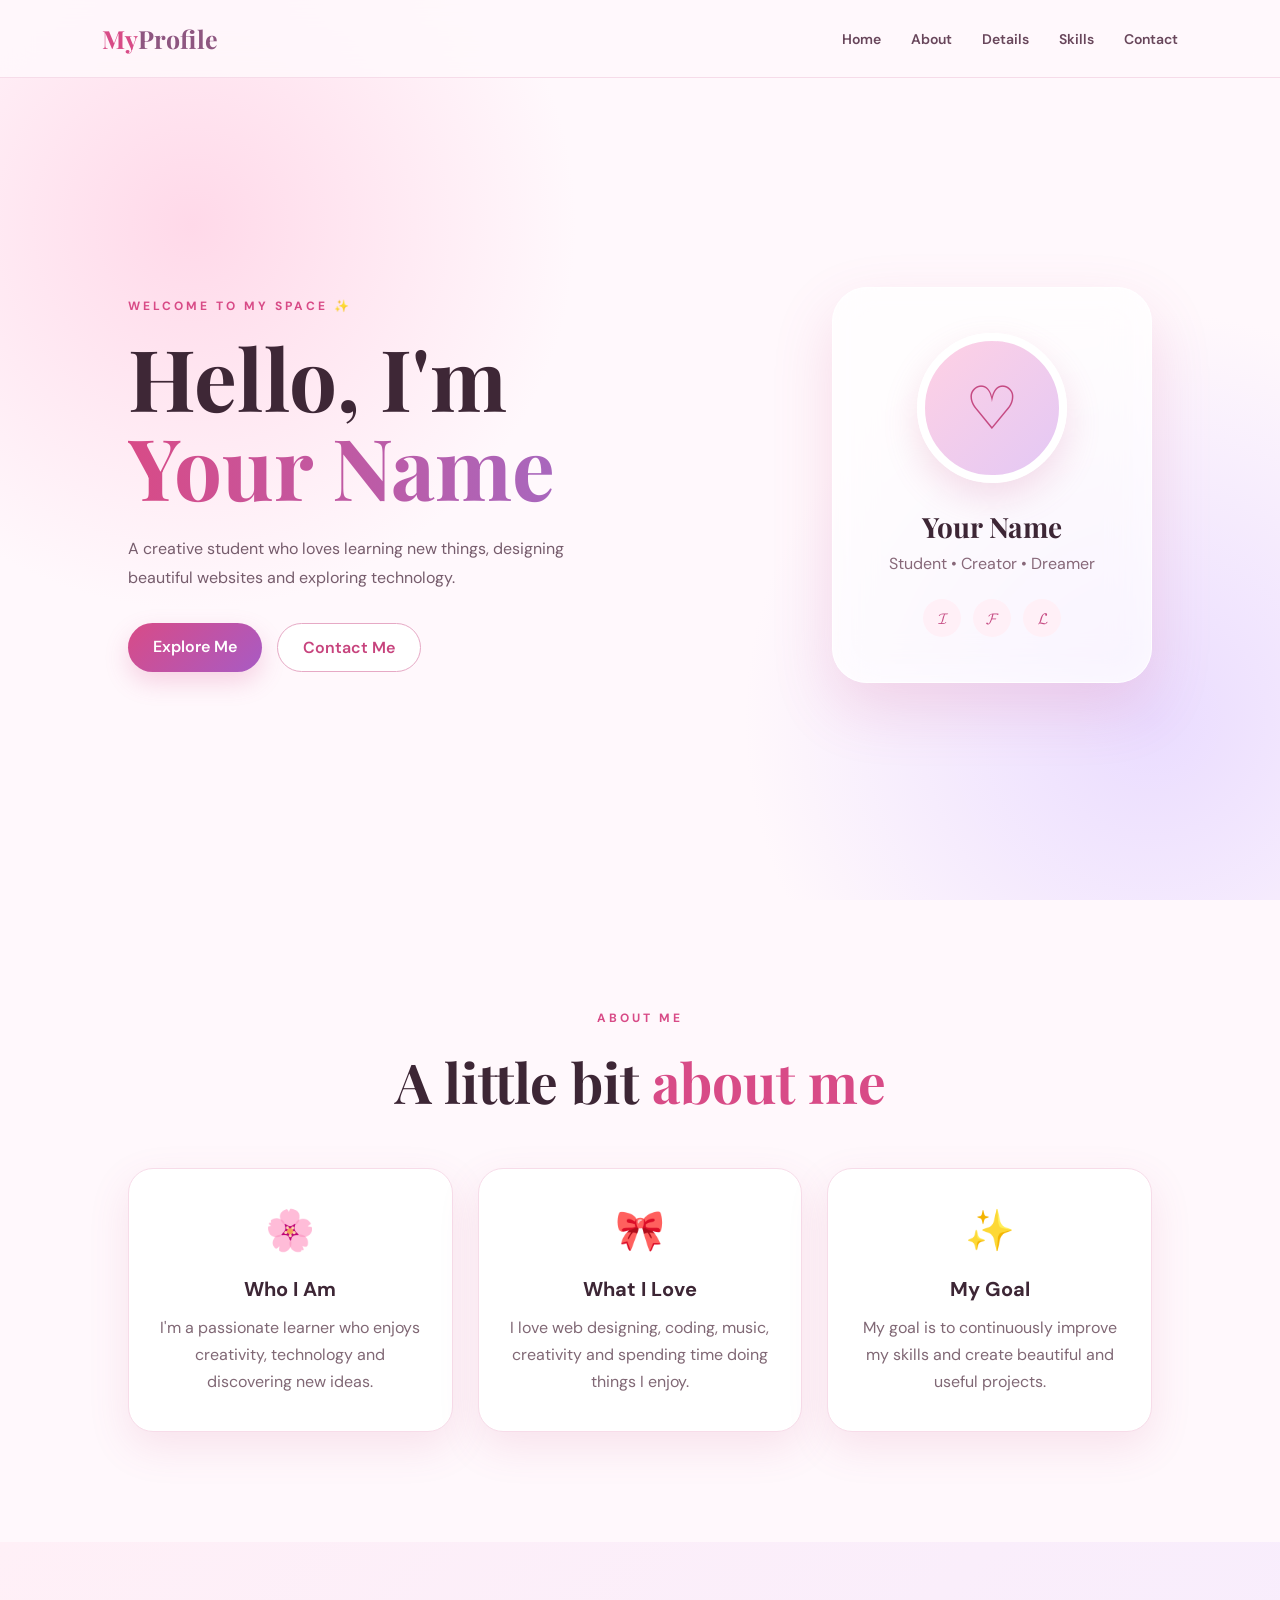
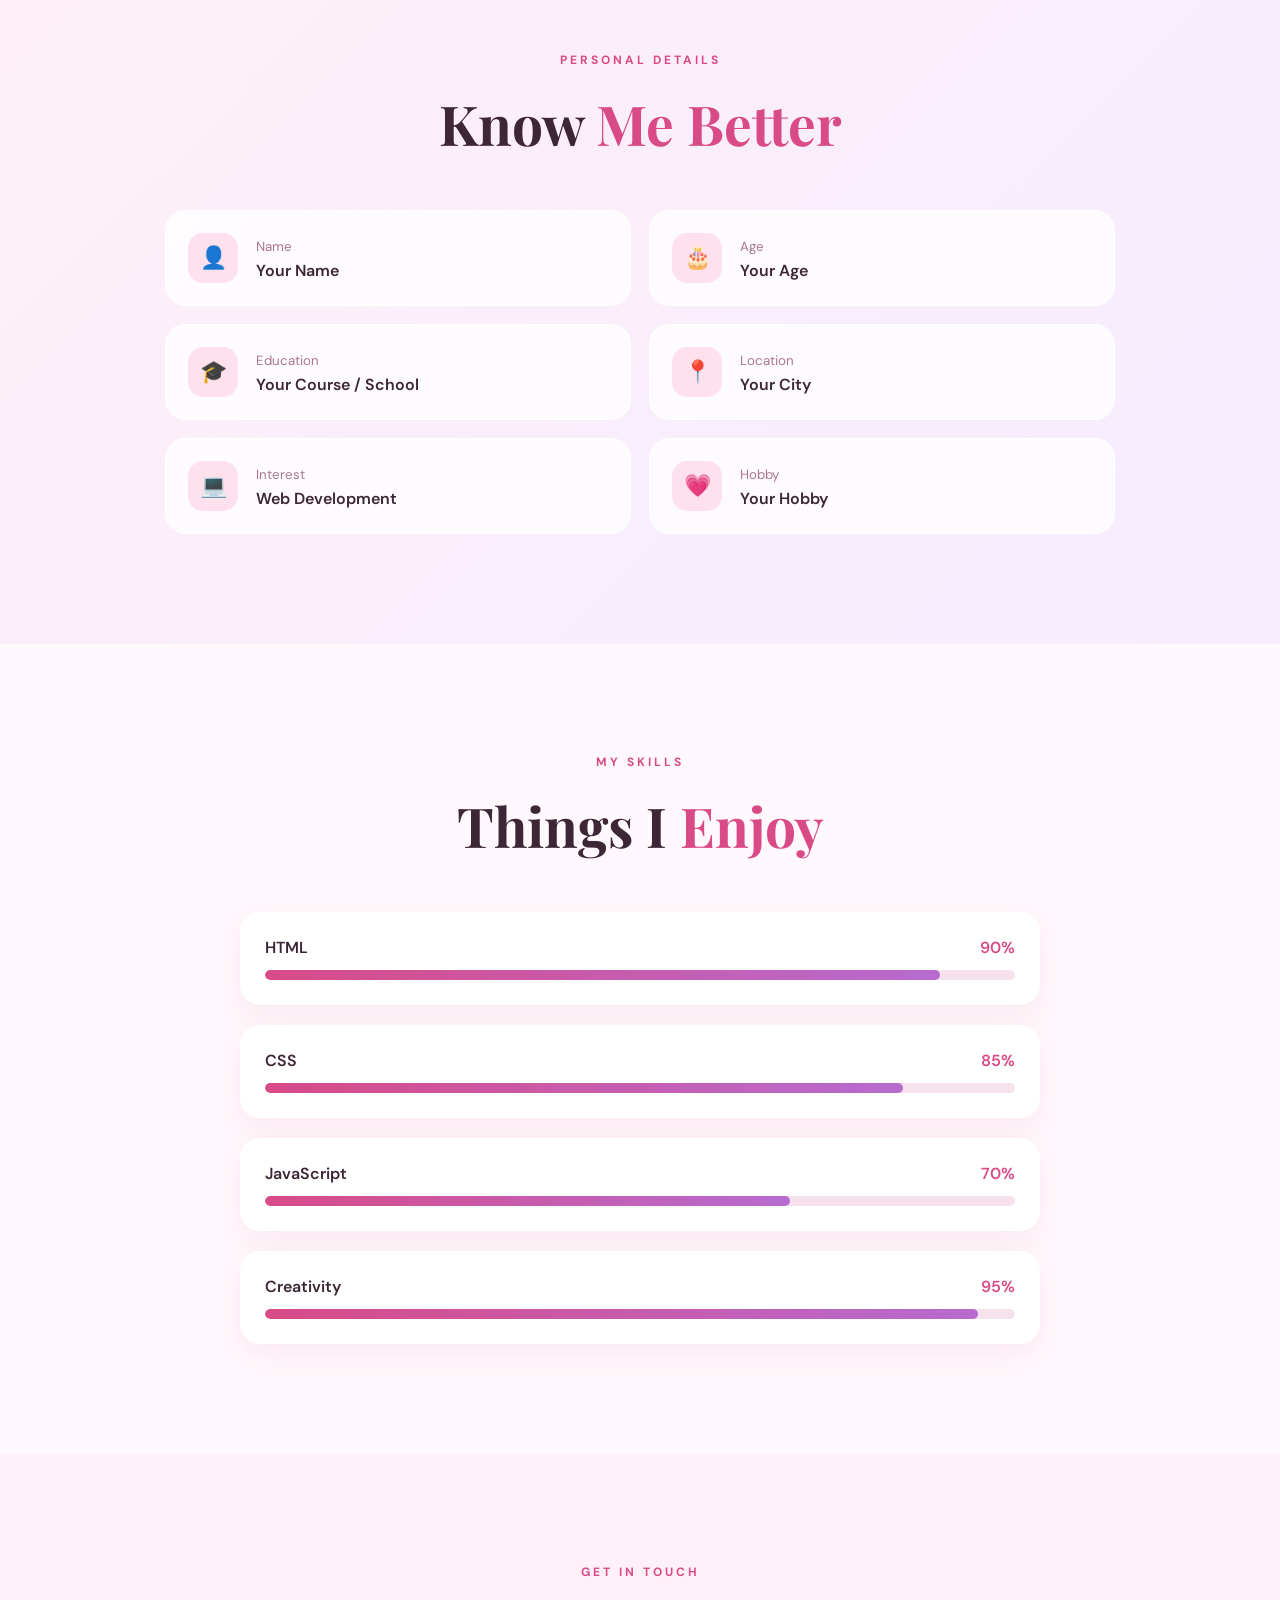
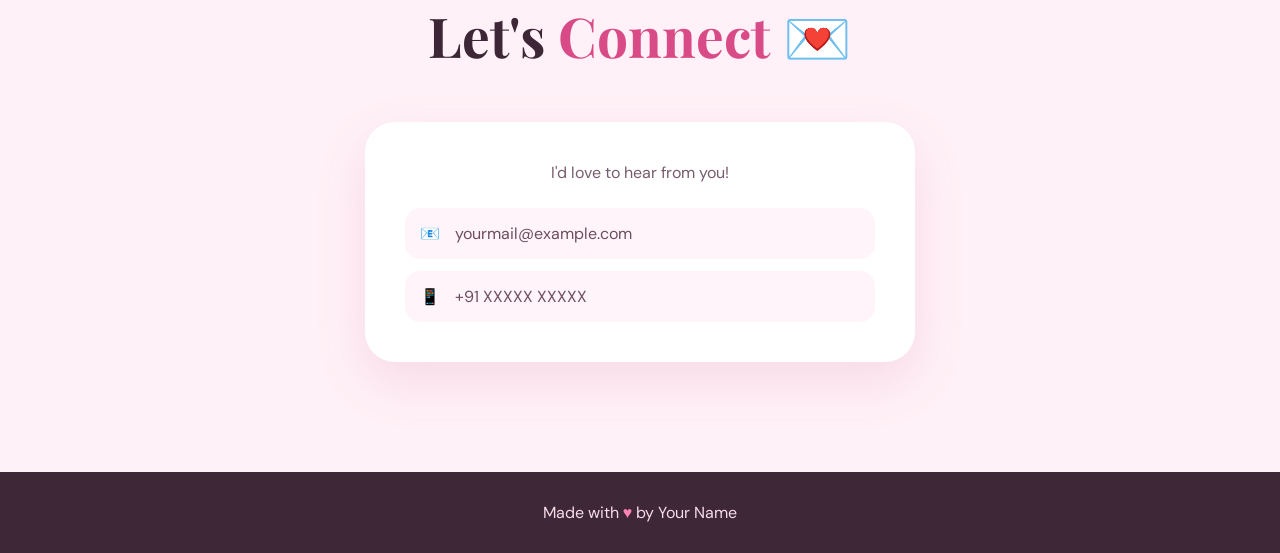
<file: portfolio/index.html>
<!DOCTYPE html>
<html lang="en">
<head>
    <meta charset="UTF-8">
    <meta name="viewport" content="width=device-width, initial-scale=1.0">

    <title>My Personal Profile</title>

    
    <link rel="preconnect" href="https://fonts.googleapis.com">
    <link rel="preconnect" href="https://fonts.gstatic.com" crossorigin>
    <link href="https://fonts.googleapis.com/css2?family=DM+Sans:wght@400;500;600;700&family=Playfair+Display:wght@500;600;700&display=swap" rel="stylesheet">

    <link rel="stylesheet" href="style.css">
</head>

<body>

    
    <nav class="navbar">
        <div class="logo">My<span>Profile</span></div>

        <div class="nav-links">
            <a href="#home">Home</a>
            <a href="#about">About</a>
            <a href="#details">Details</a>
            <a href="#skills">Skills</a>
            <a href="#contact">Contact</a>
        </div>
    </nav>


    
    <section id="home" class="hero">

        <div class="hero-text">

            <p class="small-title">WELCOME TO MY SPACE ✨</p>

            <h1>
                Hello, I'm
                <span>Your Name</span>
            </h1>

            <p class="description">
                A creative student who loves learning new things,
                designing beautiful websites and exploring technology.
            </p>

            <div class="buttons">
                <a href="#about" class="primary-btn">Explore Me</a>
                <a href="#contact" class="secondary-btn">Contact Me</a>
            </div>

        </div>


        <div class="profile-card">

            <div class="profile-circle">
                <span>♡</span>
            </div>

            <h2>Your Name</h2>
            <p>Student • Creator • Dreamer</p>

            <div class="social-icons">
                <a href="#">𝓘</a>
                <a href="#">𝓕</a>
                <a href="#">𝓛</a>
            </div>

        </div>

    </section>


    
    <section id="about" class="section">

        <p class="section-label">ABOUT ME</p>

        <h2 class="section-title">
            A little bit <span>about me</span>
        </h2>

        <div class="about-container">

            <div class="about-card">
                <div class="icon">🌸</div>

                <h3>Who I Am</h3>

                <p>
                    I'm a passionate learner who enjoys creativity,
                    technology and discovering new ideas.
                </p>
            </div>


            <div class="about-card">
                <div class="icon">🎀</div>

                <h3>What I Love</h3>

                <p>
                    I love web designing, coding, music, creativity
                    and spending time doing things I enjoy.
                </p>
            </div>


            <div class="about-card">
                <div class="icon">✨</div>

                <h3>My Goal</h3>

                <p>
                    My goal is to continuously improve my skills
                    and create beautiful and useful projects.
                </p>
            </div>

        </div>

    </section>


    
    <section id="details" class="section details-section">

        <p class="section-label">PERSONAL DETAILS</p>

        <h2 class="section-title">
            Know <span>Me Better</span>
        </h2>

        <div class="details-box">

            <div class="detail">
                <span class="detail-icon">👤</span>
                <div>
                    <small>Name</small>
                    <p>Your Name</p>
                </div>
            </div>

            <div class="detail">
                <span class="detail-icon">🎂</span>
                <div>
                    <small>Age</small>
                    <p>Your Age</p>
                </div>
            </div>

            <div class="detail">
                <span class="detail-icon">🎓</span>
                <div>
                    <small>Education</small>
                    <p>Your Course / School</p>
                </div>
            </div>

            <div class="detail">
                <span class="detail-icon">📍</span>
                <div>
                    <small>Location</small>
                    <p>Your City</p>
                </div>
            </div>

            <div class="detail">
                <span class="detail-icon">💻</span>
                <div>
                    <small>Interest</small>
                    <p>Web Development</p>
                </div>
            </div>

            <div class="detail">
                <span class="detail-icon">💗</span>
                <div>
                    <small>Hobby</small>
                    <p>Your Hobby</p>
                </div>
            </div>

        </div>

    </section>


    
    <section id="skills" class="section">

        <p class="section-label">MY SKILLS</p>

        <h2 class="section-title">
            Things I <span>Enjoy</span>
        </h2>

        <div class="skills-container">

            <div class="skill-card">
                <div class="skill-top">
                    <span>HTML</span>
                    <span>90%</span>
                </div>
                <div class="progress">
                    <div class="progress-bar html"></div>
                </div>
            </div>


            <div class="skill-card">
                <div class="skill-top">
                    <span>CSS</span>
                    <span>85%</span>
                </div>
                <div class="progress">
                    <div class="progress-bar css"></div>
                </div>
            </div>


            <div class="skill-card">
                <div class="skill-top">
                    <span>JavaScript</span>
                    <span>70%</span>
                </div>
                <div class="progress">
                    <div class="progress-bar js"></div>
                </div>
            </div>


            <div class="skill-card">
                <div class="skill-top">
                    <span>Creativity</span>
                    <span>95%</span>
                </div>
                <div class="progress">
                    <div class="progress-bar creative"></div>
                </div>
            </div>

        </div>

    </section>


    
    <section id="contact" class="section contact-section">

        <p class="section-label">GET IN TOUCH</p>

        <h2 class="section-title">
            Let's <span>Connect</span> 💌
        </h2>

        <div class="contact-card">

            <p>
                I'd love to hear from you!
            </p>

            <div class="contact-item">
                📧
                <span>yourmail@example.com</span>
            </div>

            <div class="contact-item">
                📱
                <span>+91 XXXXX XXXXX</span>
            </div>

        </div>

    </section>


    
    <footer>
        <p>Made with <span>♥</span> by Your Name</p>
    </footer>


</body>
</html>
</file>
<file: portfolio/style.css>
* {
    margin: 0;
    padding: 0;
    box-sizing: border-box;
}

html {
    scroll-behavior: smooth;
}

body {
    font-family: "DM Sans", sans-serif;
    background: #fff8fc;
    color: #3d2635;
}

.navbar {
    width: 100%;
    padding: 22px 8%;
    display: flex;
    justify-content: space-between;
    align-items: center;
    background: rgba(255, 248, 252, 0.85);
    backdrop-filter: blur(15px);
    position: fixed;
    top: 0;
    z-index: 1000;
    border-bottom: 1px solid #f6dce9;
}

.logo {
    font-family: "Playfair Display", serif;
    font-size: 25px;
    font-weight: 700;
    color: #d84b87;
}

.logo span {
    color: #8e5680;
}

.nav-links {
    display: flex;
    gap: 30px;
}

.nav-links a {
    text-decoration: none;
    color: #68465b;
    font-size: 14px;
    font-weight: 600;
    transition: 0.3s;
}

.nav-links a:hover {
    color: #d84b87;
}

.hero {
    min-height: 100vh;
    padding: 150px 10% 80px;
    display: flex;
    align-items: center;
    justify-content: space-between;
    gap: 80px;
    background:
        radial-gradient(circle at 15% 25%, #ffd9e9 0%, transparent 30%),
        radial-gradient(circle at 90% 80%, #eadcff 0%, transparent 30%),
        #fff8fc;
}

.hero-text {
    max-width: 600px;
}

.small-title,
.section-label {
    color: #d84b87;
    letter-spacing: 3px;
    font-size: 12px;
    font-weight: 700;
    margin-bottom: 18px;
}

.hero h1 {
    font-family: "Playfair Display", serif;
    font-size: clamp(50px, 7vw, 85px);
    line-height: 1.05;
    color: #3e2736;
}

.hero h1 span {
    display: block;
    background: linear-gradient(90deg, #d84b87, #a06cc7);
    -webkit-background-clip: text;
    color: transparent;
}

.description {
    max-width: 500px;
    margin: 25px 0;
    line-height: 1.8;
    color: #765c6c;
}

.buttons {
    display: flex;
    gap: 15px;
    margin-top: 30px;
}

.primary-btn,
.secondary-btn {
    padding: 13px 25px;
    border-radius: 30px;
    text-decoration: none;
    font-weight: 600;
    transition: 0.3s;
}

.primary-btn {
    color: white;
    background: linear-gradient(135deg, #d84b87, #a85bc4);
    box-shadow: 0 10px 25px #d84b8738;
}

.primary-btn:hover {
    transform: translateY(-4px);
}

.secondary-btn {
    color: #c7437d;
    border: 1px solid #e6a9c5;
    background: white;
}

.secondary-btn:hover {
    background: #fff0f7;
}

.profile-card {
    width: 320px;
    padding: 45px 30px;
    text-align: center;
    border-radius: 35px;
    background: rgba(255, 255, 255, 0.65);
    backdrop-filter: blur(20px);
    border: 1px solid #ffffff;
    box-shadow:
        0 25px 60px #d55c9130,
        inset 0 0 30px #ffffff80;
    transition: 0.4s;
}

.profile-card:hover {
    transform: translateY(-10px) rotate(1deg);
}

.profile-circle {
    width: 150px;
    height: 150px;
    margin: auto auto 25px;
    border-radius: 50%;
    display: flex;
    align-items: center;
    justify-content: center;
    background: linear-gradient(
        135deg,
        #ffd1e4,
        #e3c8f5
    );
    border: 8px solid white;
    box-shadow: 0 15px 35px #cf639133;
}

.profile-circle span {
    font-size: 60px;
    color: #c54a82;
}

.profile-card h2 {
    font-family: "Playfair Display", serif;
    font-size: 28px;
}

.profile-card p {
    color: #876879;
    margin-top: 8px;
}

.social-icons {
    display: flex;
    justify-content: center;
    gap: 12px;
    margin-top: 25px;
}

.social-icons a {
    width: 38px;
    height: 38px;
    display: flex;
    justify-content: center;
    align-items: center;
    border-radius: 50%;
    text-decoration: none;
    color: #c54a82;
    background: #fff0f7;
    transition: 0.3s;
}

.social-icons a:hover {
    background: #d84b87;
    color: white;
    transform: translateY(-4px);
}

.section {
    padding: 110px 10%;
    text-align: center;
}

.section-title {
    font-family: "Playfair Display", serif;
    font-size: clamp(35px, 5vw, 55px);
    margin-bottom: 50px;
}

.section-title span {
    color: #d84b87;
}

.about-container {
    display: grid;
    grid-template-columns: repeat(3, 1fr);
    gap: 25px;
}

.about-card {
    padding: 35px 25px;
    border-radius: 25px;
    background: white;
    border: 1px solid #f7dce9;
    box-shadow: 0 15px 40px #c6538120;
    transition: 0.3s;
}

.about-card:hover {
    transform: translateY(-8px);
    box-shadow: 0 20px 45px #c6538130;
}

.icon {
    font-size: 40px;
    margin-bottom: 20px;
}

.about-card h3 {
    margin-bottom: 12px;
    font-size: 20px;
}

.about-card p {
    color: #806875;
    line-height: 1.7;
}

.details-section {
    background: linear-gradient(
        135deg,
        #fff0f7,
        #f5ecff
    );
}

.details-box {
    max-width: 950px;
    margin: auto;
    display: grid;
    grid-template-columns: repeat(2, 1fr);
    gap: 18px;
}

.detail {
    display: flex;
    align-items: center;
    gap: 18px;
    padding: 22px;
    background: rgba(255, 255, 255, 0.8);
    border-radius: 20px;
    text-align: left;
    border: 1px solid white;
    transition: 0.3s;
}

.detail:hover {
    transform: translateX(5px);
}

.detail-icon {
    width: 50px;
    height: 50px;
    display: flex;
    align-items: center;
    justify-content: center;
    border-radius: 15px;
    background: #ffe1ed;
    font-size: 22px;
}

.detail small {
    color: #aa7793;
}

.detail p {
    margin-top: 4px;
    font-weight: 600;
}

.skills-container {
    max-width: 800px;
    margin: auto;
    display: grid;
    gap: 20px;
}

.skill-card {
    background: white;
    padding: 25px;
    border-radius: 20px;
    box-shadow: 0 10px 30px #c6538118;
}

.skill-top {
    display: flex;
    justify-content: space-between;
    margin-bottom: 12px;
    font-weight: 600;
}

.skill-top span:last-child {
    color: #d84b87;
}

.progress {
    height: 10px;
    background: #f6e2ed;
    border-radius: 20px;
    overflow: hidden;
}

.progress-bar {
    height: 100%;
    border-radius: 20px;
    background: linear-gradient(
        90deg,
        #d84b87,
        #b76bd0
    );
}

.html {
    width: 90%;
}

.css {
    width: 85%;
}

.js {
    width: 70%;
}

.creative {
    width: 95%;
}

.contact-section {
    background: #fff1f7;
}

.contact-card {
    max-width: 550px;
    margin: auto;
    padding: 40px;
    background: white;
    border-radius: 30px;
    box-shadow: 0 20px 50px #c6538125;
}

.contact-card > p {
    color: #765c6c;
    margin-bottom: 25px;
}

.contact-item {
    display: flex;
    align-items: center;
    gap: 15px;
    padding: 15px;
    margin-top: 12px;
    background: #fff4f9;
    border-radius: 15px;
    color: #6d4d60;
}

footer {
    text-align: center;
    padding: 30px;
    background: #3e2736;
    color: #f8dce9;
}

footer span {
    color: #ff83b4;
}

@media (max-width: 850px) {
    .navbar {
        padding: 18px 5%;
    }

    .nav-links {
        display: none;
    }

    .hero {
        flex-direction: column;
        text-align: center;
        padding: 130px 6% 70px;
    }

    .description {
        margin-left: auto;
        margin-right: auto;
    }

    .buttons {
        justify-content: center;
    }

    .about-container {
        grid-template-columns: 1fr;
    }

    .details-box {
        grid-template-columns: 1fr;
    }

    .profile-card {
        width: min(320px, 100%);
    }

    .section {
        padding: 80px 6%;
    }
}
</file>
